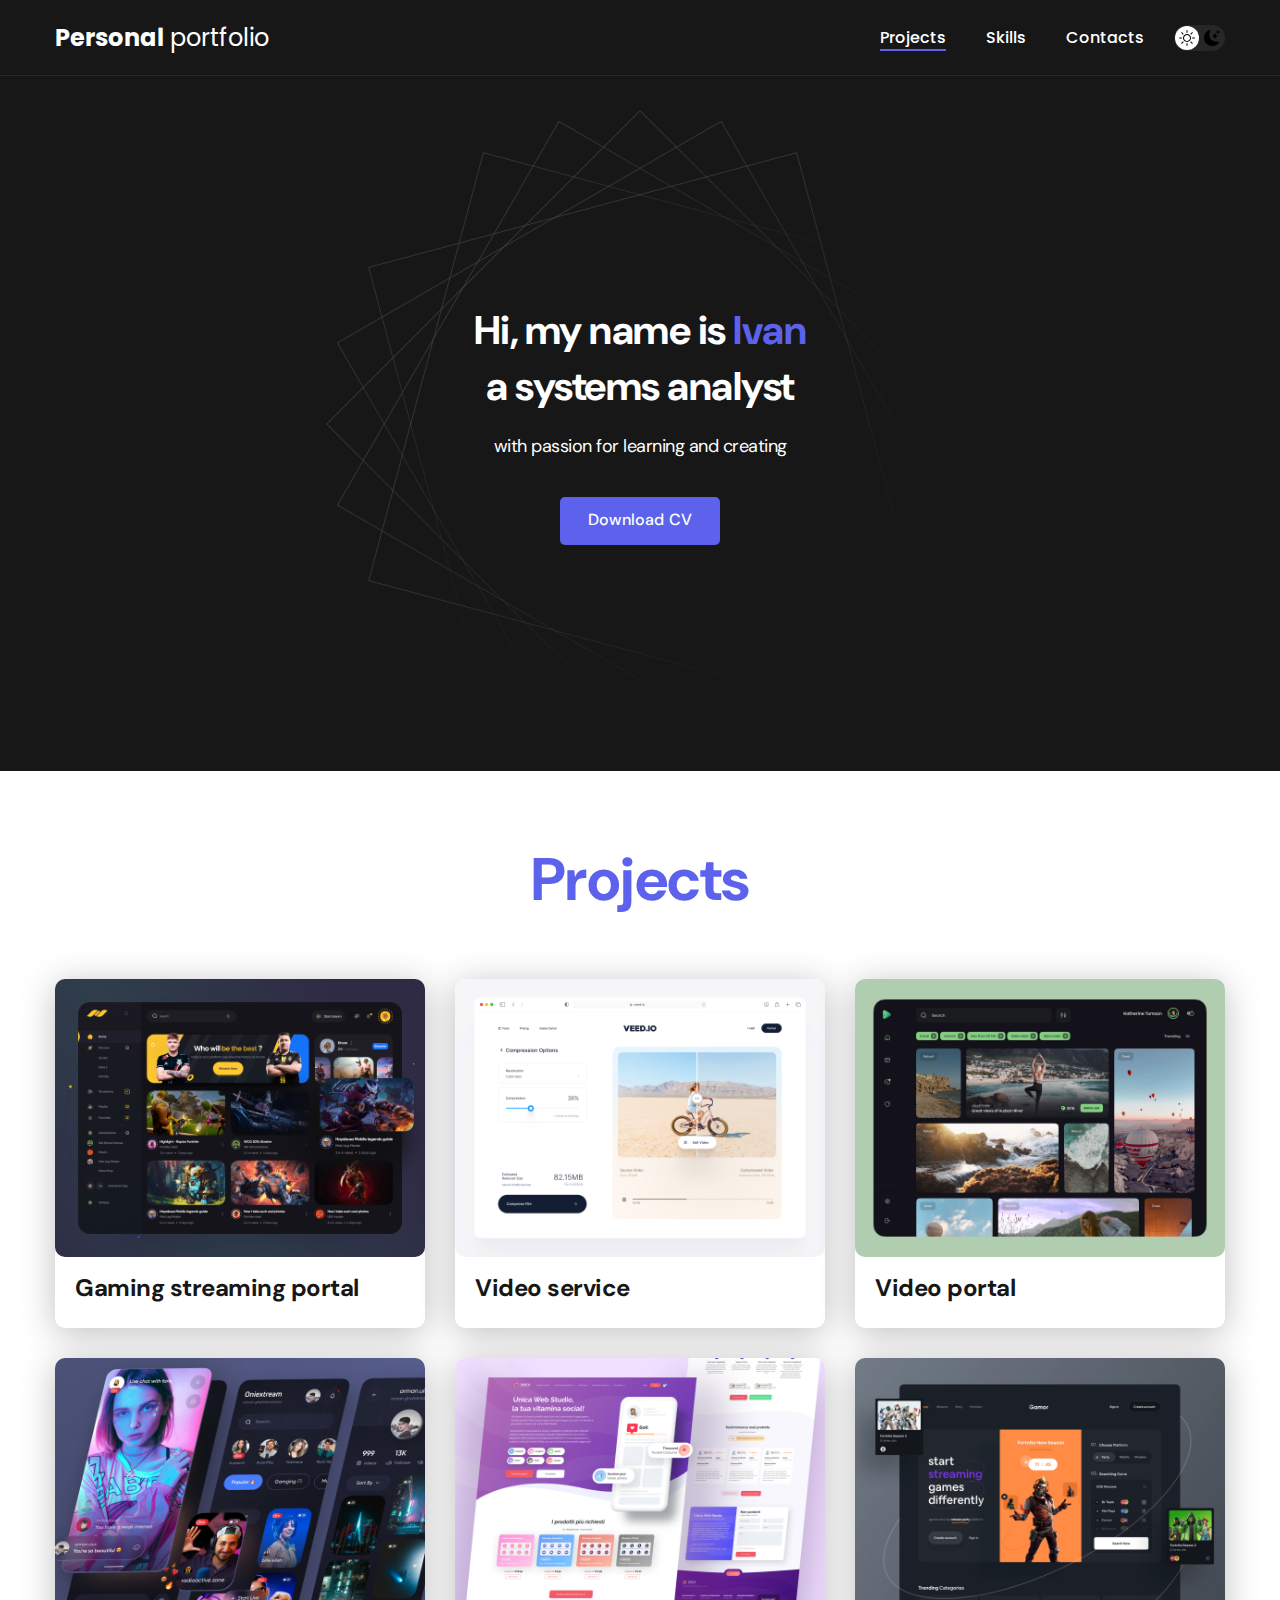
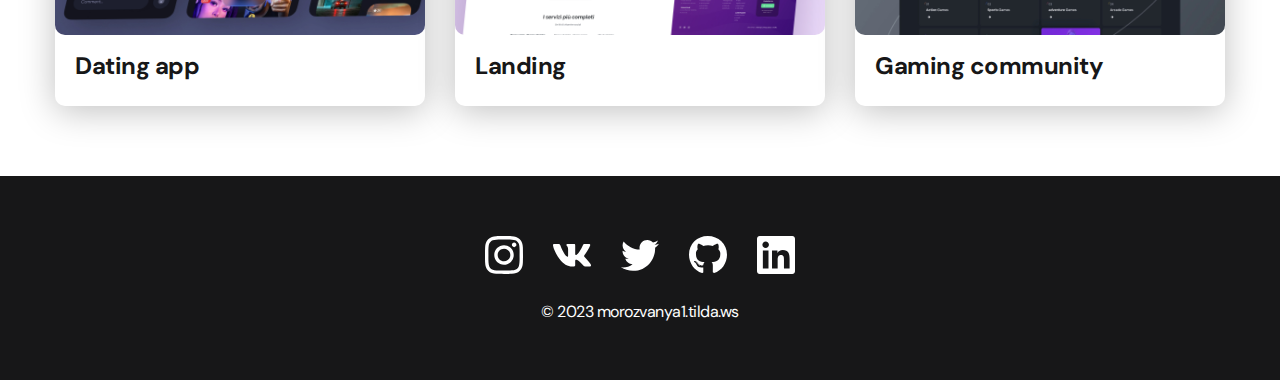
<file: index.html>
<!DOCTYPE html>
<html lang="en">
<head>
    <meta charset="UTF-8">
    <meta http-equiv="X-UA-Compatible" content="IE=edge">
    <meta name="viewport" content="width=device-width, initial-scale=1.0">
    <title>Personal portfolio</title>
    <link rel="stylesheet" href="./css/main.css">
</head>
<body>
    <nav class="nav">
        <div class="container">
            <div class="nav-row">
                <a href="./index.html" class="logo"><strong>Personal</strong> portfolio</a>
                
                <button class="dark-mode-btn">
                    <img src="./img/icons/Sun.svg" alt="Light mode" class="dark-mode-btn__icon">
                    <img src="./img/icons/Moon.svg" alt=Dark mode" class="dark-mode-btn__icon">
                </button>

                <ul class="nav-list">
                    <li class="nav-list__item"><a href="./index.html" class="nav-list__link nav-list__link--active">Projects</a></li>
                    <li class="nav-list__item"><a href="./skills.html" class="nav-list__link">Skills</a></li>
                    <li class="nav-list__item"><a href="./contacts.html" class="nav-list__link">Contacts</a></li>
                </ul>
            </div>
        </div>
    </nav>

    <header class="header">
        <div class="header__wrapper">
            <h1 class="header__title">
                <Ivan>Hi, my name is <em>Ivan</em></strong>
                <br> a systems analyst
            </h1>
            <div class="header__text">
                <p>with passion for learning and creating</p>
            </div>
            <a href="#!" class="btn">Download CV</a>
        </div>
    </header>

    <main class="section">
        <div class="container">
            <h2 class="title-1">Projects</h2>
            <ul class="projects">
                <li class="project">
                    <a href="./project-page.html">
                        <img src="./img/projects/01-big.jpg" alt="Project img" class="project__img">
                        <h3 class="project__title">Gaming streaming portal</h3>
                    </a>
                </li>
                <li class="project">
                    <a href="./project-page.html">
                        <img src="./img/projects/02-big.jpg" alt="Project img" class="project__img">
                        <h3 class="project__title">Video service</h3>
                    </a>
                </li>
                <li class="project">
                    <a href="./project-page.html">
                        <img src="./img/projects/03-big.jpg" alt="Project img" class="project__img">
                        <h3 class="project__title">Video portal</h3>
                    </a>
                </li>
                <li class="project">
                    <a href="./project-page.html">
                        <img src="./img/projects/04-big.jpg" alt="Project img" class="project__img">
                        <h3 class="project__title">Dating app</h3>
                    </a>
                </li>
                <li class="project">
                    <a href="./project-page.html">
                        <img src="./img/projects/05-big.jpg" alt="Project img" class="project__img">
                        <h3 class="project__title">Landing</h3>
                    </a>
                </li>
                <li class="project">
                    <a href="./project-page.html">
                        <img src="./img/projects/06-big.jpg" alt="Project img" class="project__img">
                        <h3 class="project__title">Gaming community</h3>
                    </a>
                </li>
            </ul>
        </div>
    </main>

    <footer class="footer">
        <div class="container">
            <div class="footer__wrapper">
                <ul class="social">
                    <li class="social__item">
                        <a href="#!"><img src="./img/icons/Vector.svg" alt="Link"></a>
                    </li>
                    <li class="social__item">
                        <a href="#!"><img src="./img/icons/Vector-1.svg" alt="Link"></a>
                    </li>
                    <li class="social__item">
                        <a href="#!"><img src="./img/icons/Vector-2.svg" alt="Link"></a>
                    </li>
                    <li class="social__item">
                        <a href="#!"><img src="./img/icons/Vector-3.svg" alt="Link"></a>
                    </li>
                    <li class="social__item">
                        <a href="#!"><img src="./img/icons/Vector-4.svg" alt="Link"></a>
                    </li>
                </ul>
                <div class="copyright">
                    <p></p>© 2023 morozvanya1.tilda.ws</p>
                </div>
            </div>
        </div>
    </footer>

    <script src="./js/main.js"></script>

</body>
</html>
</file>
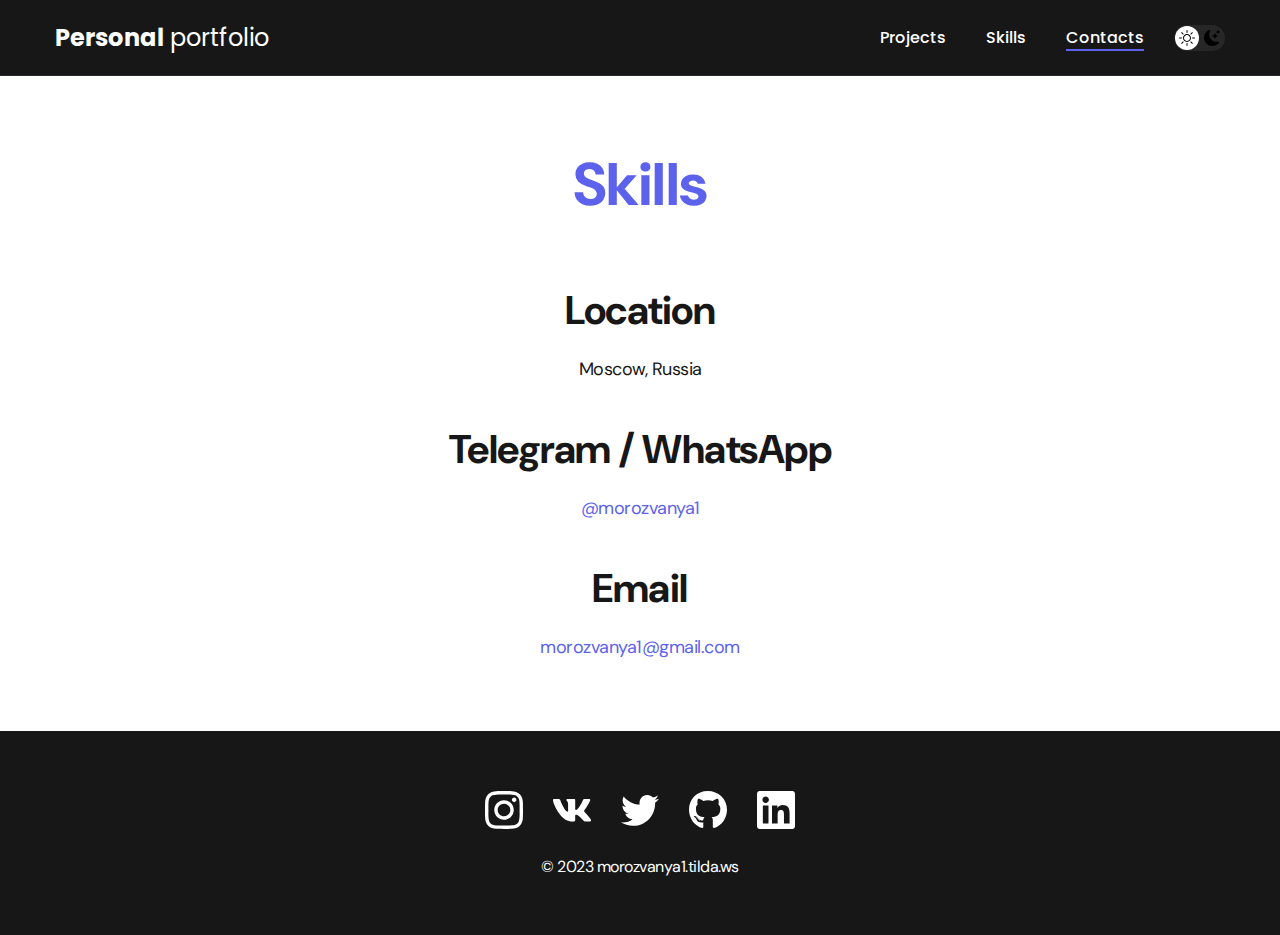
<file: contacts.html>
<!DOCTYPE html>
<html lang="en">
<head>
    <meta charset="UTF-8">
    <meta http-equiv="X-UA-Compatible" content="IE=edge">
    <meta name="viewport" content="width=device-width, initial-scale=1.0">
    <title>Personal portfolio</title>
    <link rel="stylesheet" href="./css/main.css">
</head>
<body>
    <nav class="nav">
        <div class="container">
            <div class="nav-row">
                <a href="./index.html" class="logo"><strong>Personal</strong> portfolio</a>
                
                <button class="dark-mode-btn">
                    <img src="./img/icons/Sun.svg" alt="Light mode" class="dark-mode-btn__icon">
                    <img src="./img/icons/Moon.svg" alt=Dark mode" class="dark-mode-btn__icon">
                </button>
                
                <ul class="nav-list">
                    <li class="nav-list__item"><a href="./index.html" class="nav-list__link">Projects</a></li>
                    <li class="nav-list__item"><a href="./skills.html" class="nav-list__link">Skills</a></li>
                    <li class="nav-list__item"><a href="./contacts.html" class="nav-list__link nav-list__link--active">Contacts</a></li>
                </ul>
            </div>
        </div>
    </nav>

    <main class="section">
        <div class="container">
            <h1 class="title-1">Skills</h1>
            <ul class="content-list">
                <li class="content-list__item">
                    <h2 class="title-2">Location</h2>
                    <p>Moscow, Russia</p>
                </li>
                <li class="content-list__item">
                    <h2 class="title-2">Telegram / WhatsApp</h2>
                    <p><a href="https://t.me/morozvanya1">@morozvanya1</a></p>
                </li>
                <li class="content-list__item">
                    <h2 class="title-2">Email</h2>
                    <p><a href="mailto:morozvanya1@gmail.com">morozvanya1@gmail.com</a></p>
                </li>
            </ul>
        </div>
    </main>

    <footer class="footer">
        <div class="container">
            <div class="footer__wrapper">
                <ul class="social">
                    <li class="social__item">
                        <a href="#!"><img src="./img/icons/Vector.svg" alt="Link"></a>
                    </li>
                    <li class="social__item">
                        <a href="#!"><img src="./img/icons/Vector-1.svg" alt="Link"></a>
                    </li>
                    <li class="social__item">
                        <a href="#!"><img src="./img/icons/Vector-2.svg" alt="Link"></a>
                    </li>
                    <li class="social__item">
                        <a href="#!"><img src="./img/icons/Vector-3.svg" alt="Link"></a>
                    </li>
                    <li class="social__item">
                        <a href="#!"><img src="./img/icons/Vector-4.svg" alt="Link"></a>
                    </li>
                </ul>
                <div class="copyright">
                    <p></p>© 2023 morozvanya1.tilda.ws</p>
                </div>
            </div>
        </div>
    </footer>

    <script src="./js/main.js"></script>

</body>
</html>
</file>
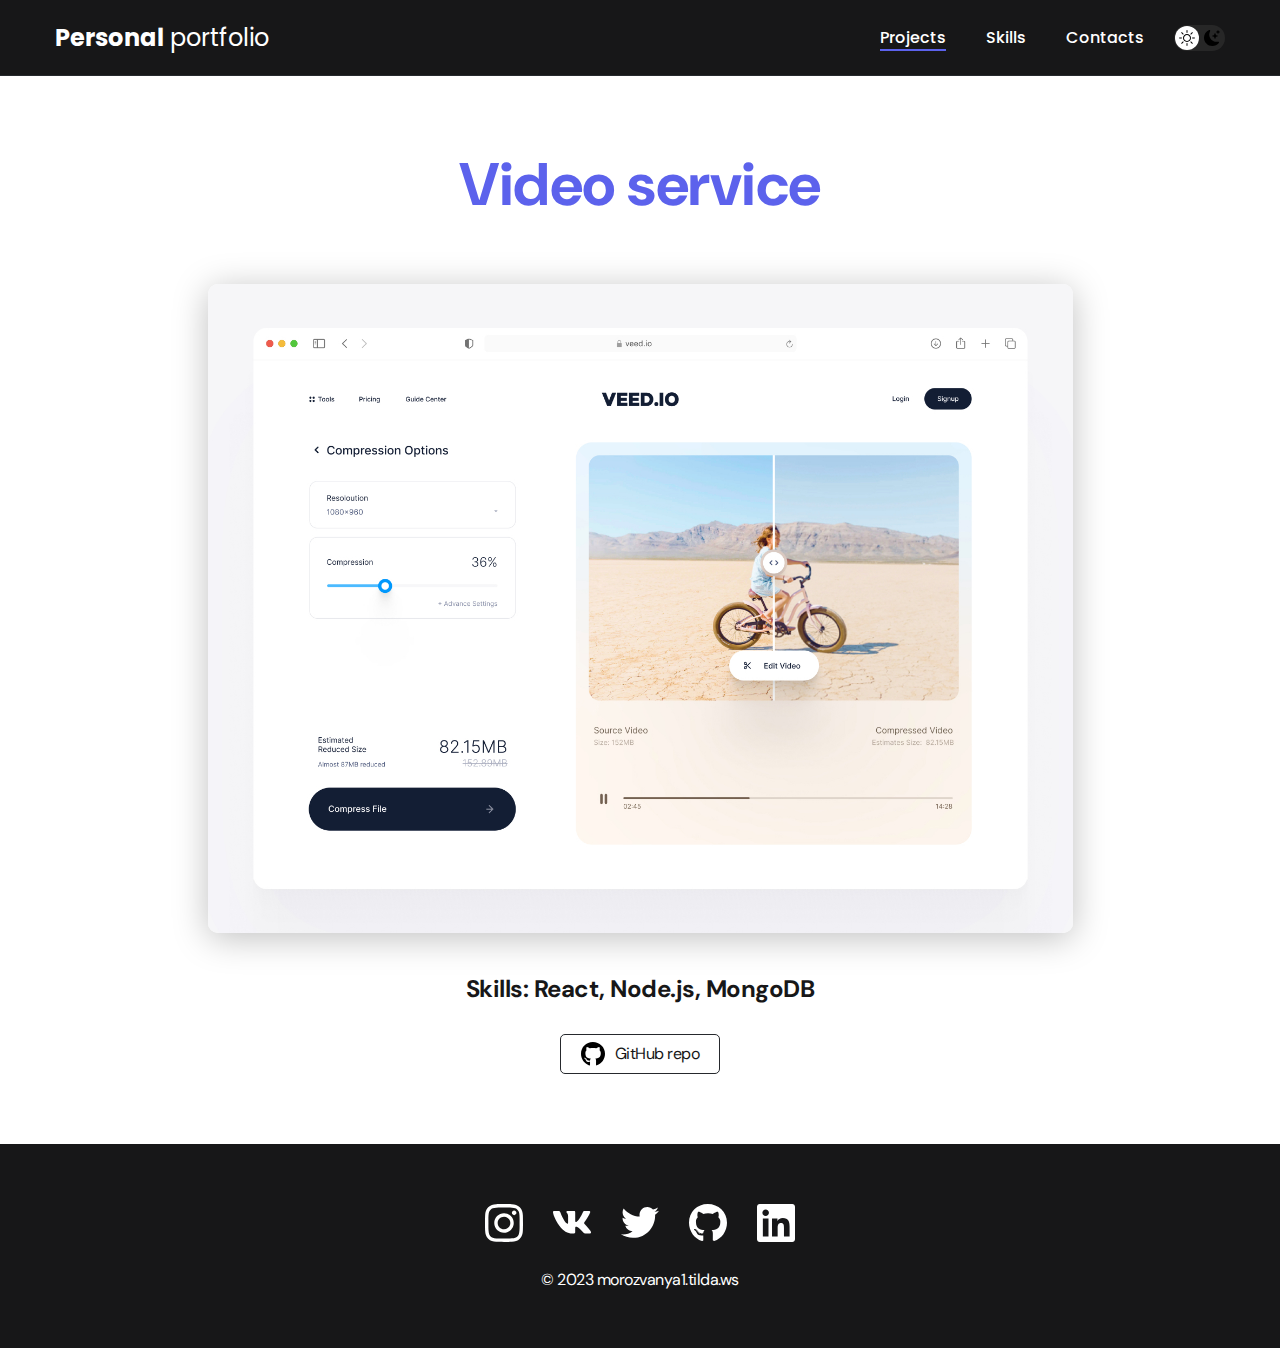
<file: project-page.html>
<!DOCTYPE html>
<html lang="en">
<head>
    <meta charset="UTF-8">
    <meta http-equiv="X-UA-Compatible" content="IE=edge">
    <meta name="viewport" content="width=device-width, initial-scale=1.0">
    <title>Personal portfolio</title>
    <link rel="stylesheet" href="./css/main.css">
</head>
<body>
    <nav class="nav">
        <div class="container">
            <div class="nav-row">
                <a href="./index.html" class="logo"><strong>Personal</strong> portfolio</a>
                
                <button class="dark-mode-btn">
                    <img src="./img/icons/Sun.svg" alt="Light mode" class="dark-mode-btn__icon">
                    <img src="./img/icons/Moon.svg" alt=Dark mode" class="dark-mode-btn__icon">
                </button>
                
                <ul class="nav-list">
                    <li class="nav-list__item"><a href="./index.html" class="nav-list__link nav-list__link--active">Projects</a></li>
                    <li class="nav-list__item"><a href="./skills.html" class="nav-list__link">Skills</a></li>
                    <li class="nav-list__item"><a href="./contacts.html" class="nav-list__link">Contacts</a></li>
                </ul>
            </div>
        </div>
    </nav>

    <main class="section">
        <div class="container">
            <div class="project-details">
                <h1 class="title-1">Video service</h1>
                
                <img src="./img/projects/02-big.jpg" alt="" class="project-details__cover">

                <div class="project-details__desc">
                    <p>Skills: React, Node.js, MongoDB</p>
                </div>
                <a href="#!" class="btn-outline">
                    <img src="./img/icons/icon.svg" alt="">
                    GitHub repo
                </a>

            </div>
        </div>
    </main>

    <footer class="footer">
        <div class="container">
            <div class="footer__wrapper">
                <ul class="social">
                    <li class="social__item">
                        <a href="#!"><img src="./img/icons/Vector.svg" alt="Link"></a>
                    </li>
                    <li class="social__item">
                        <a href="#!"><img src="./img/icons/Vector-1.svg" alt="Link"></a>
                    </li>
                    <li class="social__item">
                        <a href="#!"><img src="./img/icons/Vector-2.svg" alt="Link"></a>
                    </li>
                    <li class="social__item">
                        <a href="#!"><img src="./img/icons/Vector-3.svg" alt="Link"></a>
                    </li>
                    <li class="social__item">
                        <a href="#!"><img src="./img/icons/Vector-4.svg" alt="Link"></a>
                    </li>
                </ul>
                <div class="copyright">
                    <p></p>© 2023 morozvanya1.tilda.ws</p>
                </div>
            </div>
        </div>
    </footer>

    <script src="./js/main.js"></script>

</body>
</html>
</file>
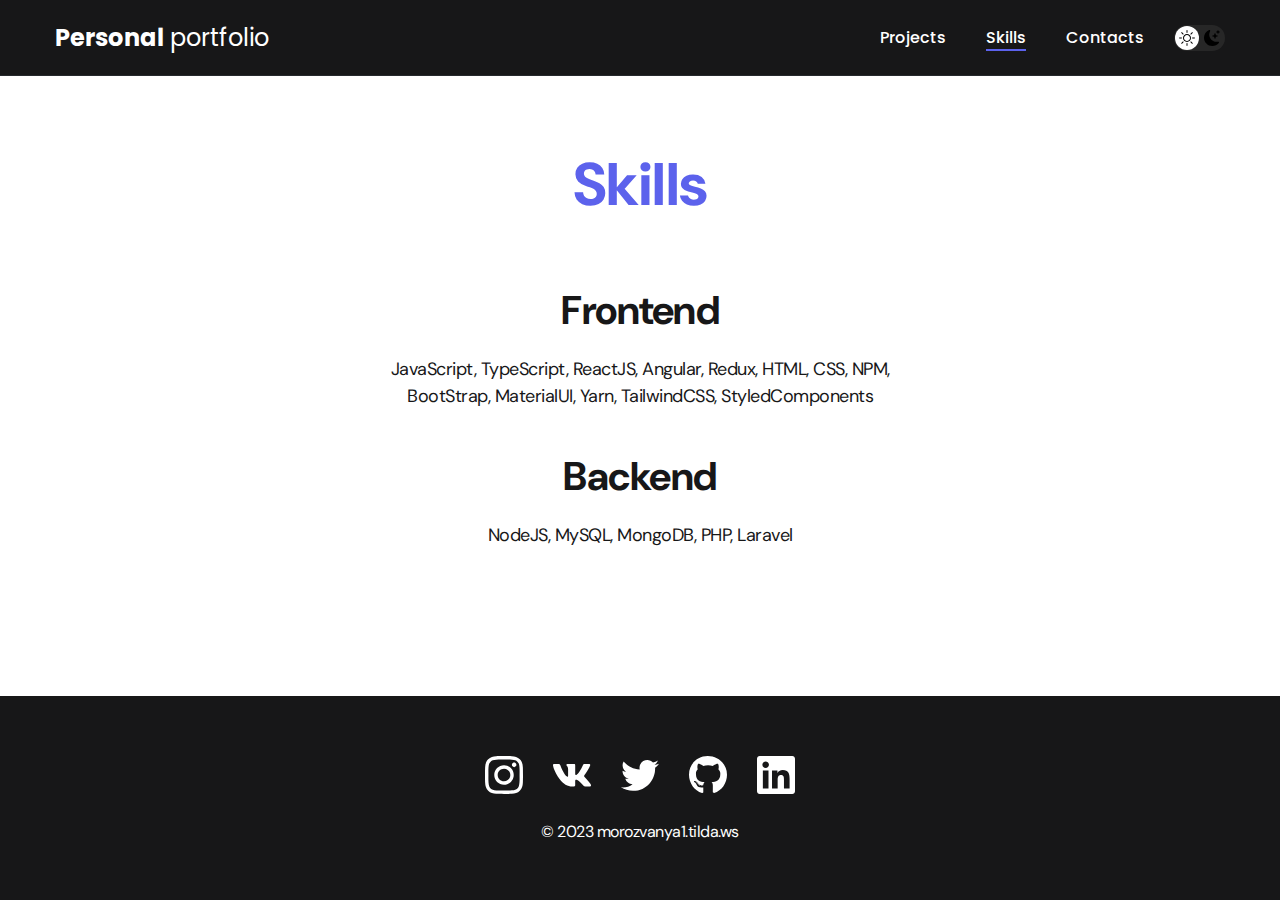
<file: skills.html>
<!DOCTYPE html>
<html lang="en">
<head>
    <meta charset="UTF-8">
    <meta http-equiv="X-UA-Compatible" content="IE=edge">
    <meta name="viewport" content="width=device-width, initial-scale=1.0">
    <title>Personal portfolio</title>
    <link rel="stylesheet" href="./css/main.css">
</head>
<body>
    <nav class="nav">
        <div class="container">
            <div class="nav-row">
                <a href="./index.html" class="logo"><strong>Personal</strong> portfolio</a>
                
                <button class="dark-mode-btn">
                    <img src="./img/icons/Sun.svg" alt="Light mode" class="dark-mode-btn__icon">
                    <img src="./img/icons/Moon.svg" alt=Dark mode" class="dark-mode-btn__icon">
                </button>
                
                <ul class="nav-list">
                    <li class="nav-list__item"><a href="./index.html" class="nav-list__link">Projects</a></li>
                    <li class="nav-list__item"><a href="./skills.html" class="nav-list__link nav-list__link--active">Skills</a></li>
                    <li class="nav-list__item"><a href="./contacts.html" class="nav-list__link">Contacts</a></li>
                </ul>
            </div>
        </div>
    </nav>

    <main class="section">
        <div class="container">
            <h1 class="title-1">Skills</h1>
            <ul class="content-list">
                <li class="content-list__item">
                    <h2 class="title-2">Frontend</h2>
                    <p>JavaScript, TypeScript, ReactJS, Angular, Redux, HTML, CSS, NPM, BootStrap, MaterialUI, Yarn, TailwindCSS, StyledComponents</p>
                </li>
                <li class="content-list__item">
                    <h2 class="title-2">Backend</h2>
                    <p>NodeJS, MySQL, MongoDB, PHP, Laravel</p>
                </li>
            </ul>
        </div>
    </main>

    <footer class="footer">
        <div class="container">
            <div class="footer__wrapper">
                <ul class="social">
                    <li class="social__item">
                        <a href="#!"><img src="./img/icons/Vector.svg" alt="Link"></a>
                    </li>
                    <li class="social__item">
                        <a href="#!"><img src="./img/icons/Vector-1.svg" alt="Link"></a>
                    </li>
                    <li class="social__item">
                        <a href="#!"><img src="./img/icons/Vector-2.svg" alt="Link"></a>
                    </li>
                    <li class="social__item">
                        <a href="#!"><img src="./img/icons/Vector-3.svg" alt="Link"></a>
                    </li>
                    <li class="social__item">
                        <a href="#!"><img src="./img/icons/Vector-4.svg" alt="Link"></a>
                    </li>
                </ul>
                <div class="copyright">
                    <p></p>© 2023 morozvanya1.tilda.ws</p>
                </div>
            </div>
        </div>
    </footer>

    <script src="./js/main.js"></script>

</body>
</html>
</file>
<file: css/main.css>
@import "./reset.css";
@import url('https://fonts.googleapis.com/css2?family=DM+Sans:wght@400;500;700&family=Poppins:wght@400;500;700&display=swap');

/*
font-family: 'DM Sans', sans-serif;
font-family: 'Poppins', sans-serif;
*/

/* * {
    border: 1px solid red;
} */

:root {
    --black: #171718;
    --black-border: #26292D;
    --white: #FFF;
    --purple: #5C62EC;

    --text-color: var(--black);
    --dark-bg: var(--black);
    --dark_border: var(--black-border);
    --header-text: var(--white);
    --accent: var(--purple);

    /* Light mode */
    --page-bg: var(--white);
    --text-color: var(--black);

    --title-1: var(--accent);

    --project-card-bg: var(--white);
    --project-card-text: var(--black);
    --box-shadow: 0px 5px 35px rgba(0, 0, 0, 0.25);
}

.dark {
    /* Dark mode */
    --page-bg: #252526;
    --text-color: var(--white);

    --title-1: var(--white);

    --project-card-bg: var(--black);
    --project-card-text: var(--white);
    --box-shadow: 0px 5px 35px rgba(0, 0, 0, 0.8);
}

html, body {
    display: flex;
    flex-direction: column;
    min-height: 100vh;

    font-family: 'DM Sans', sans-serif;
    letter-spacing: -0.5px;

    background-color: var(--page-bg);
    color: var(--text-color);
}

/* General */

.section {
    padding: 70px 0;
}

.title-1 {
    margin-bottom: 60px;

    font-size: 60px;
    font-weight: 700;
    line-height: 1.3;
    color: var(--title-1);
    text-align: center;
}

.title-2 {
    margin-bottom: 20px;
    
    font-size: 40px;
    line-height: 1.3;
    font-weight: 700;
}

.container {
    margin: 0 auto;
    padding: 0 15px;
    max-width: 1200px;
}

/* Nav */
.nav {
    padding: 20px 0;
    border-bottom: 1px solid var(--dark_border);
    background-color: var(--dark-bg);
    color: var(--header-text);
    letter-spacing: normal;
}

.nav-row {
    display: flex;
    justify-content: flex-end;
    align-items: center;
    column-gap: 30px;
    row-gap: 2px;
    flex-wrap: wrap;
}

.logo {
    margin-right: auto;
    color: var(--header-text);
    font-size: 24px;
    font-family: 'Poppins', sans-serif;
}

.logo strong {
    font-weight: 700;
}

.nav-list {
    display: flex;
    flex-wrap: wrap;
    row-gap: 10px;
    align-items: center;
    column-gap: 40px;
    font-size: 16px;
    font-weight: 500;
    font-family: 'Poppins', sans-serif;
}

.nav-list__link {
    color: var(--header-text);
    transition: opacity 0.2s ease-in;
}

.nav-list__link:hover {
    opacity: 0.8;
}

.nav-list__link--active {
    position: relative;
}

.nav-list__link--active::before {
    content: "";

    position: absolute;
    left: 0;
    top: 100%;

    display: block;
    width: 100%;
    height: 2px;
    background-color: var(--accent);
}

/* Dark mode btn */

.dark-mode-btn {
    order: 9;
    position: relative;
    display: flex;
    justify-content: space-between;

    width: 51px;
    height: 26px;
    padding: 5px;

    border-radius: 50px;

    background-color: #272727;
}

.dark-mode-btn::before {
    position: absolute;
    top: 1px;
    left: 1px;
    content: "";

    display: block;
    width: 24px;
    height: 24px;

    border-radius: 50%;
    background-color: var(--white);

    transition: left 0.2s ease-in;
}

.dark-mode-btn--active::before {
    left: 26px;
}

.dark-mode-btn__icon {
    position: relative;
    z-index: 9;
}

/* Header */

.header {
    padding: 40px 0;
    min-height: 695px;

    display: flex;
    justify-content: center;
    align-items: center;

    background-color: var(--dark-bg);
    background-image: url("./../img/header_bg.png");
    background-repeat: no-repeat;
    background-size: auto;
    background-position: center center;

    color: var(--header-text);
    text-align: center;
}

.header__wrapper {
    padding: 0 15px;
    max-width: 660px;
}

.header__title {
    margin-bottom: 20px;
    font-size: 40px;
    font-weight: 700;
    line-height: 1.4;
}

.header__title strong {
    font-size: 60px;
    font-weight: 700;
}

.header__title em {
    font-style: normal;
    color: var(--accent);
}

.header__text {
    margin-bottom: 40px;
    font-size: 18px;
    line-height: 1.333;
}

.header__text p + p {
    margin-top: 0.5em;
}

/* Btn */

.btn {
    display: inline-block;
    height: 48px;
    padding: 12px 28px;

    border-radius: 5px;
    background-color: var(--accent);
    color: var(--white);
    letter-spacing: 0.15px;
    font-size: 16px;
    font-weight: 500;

    transition: opacity 0.2s ease-in;
}

.btn:hover {
    opacity: 0.8;
}

.btn:active {
    position: relative;
    top: 1px;
}

.btn-outline {
    display: flex;
    column-gap: 10px;
    align-items: center;

    height: 40px;
    padding: 12px 20px;

    border-radius: 5px;
    border: 1px solid var(--dark_border);
    background-color: var(--white);
    color: var(--black);
}

.btn-outline:hover {
    opacity: 0.8;
}

.btn-outline:active {
    position: relative;
    top: 1px;
}

/* Projects */

.projects {
    display: flex;
    flex-wrap: wrap;
    justify-content: center;
    column-gap: 30px;
    row-gap: 30px;
}

.project {
    max-width: 370px;
    background-color: var(--project-card-bg);
    box-shadow: var(--box-shadow);
    border-radius: 10px;
}

.project__img {
    border-radius: 10px;

}

.project__title {
    padding: 15px 20px 25px;
    font-weight: 700;
    font-size: 24px;
    line-height: 1.3;
    color: var(--project-card-text);
}

/* Project Details */

.project-details {
    margin: 0 auto;
    max-width: 865px;

    display: flex;
    flex-direction: column;
    align-items: center;
    text-align: center;
}

.project-details__cover {
    max-width: 100%;
    margin-bottom: 40px;

    box-shadow: 0px 5px 35px rgba(0, 0, 0, 0.25);
    border-radius: 10px;
}

.project-details__desc {
    margin-bottom: 30px;

    font-weight: 700;
    font-size: 24px;
    line-height: 1.3;
}

/* Content list */

.content-list {
    margin: 0 auto;
    max-width: 570px;
    display: flex;
    flex-direction: column;
    align-items: center;
    row-gap: 40px;
    text-align: center;
}

.content-list a {
    color: var(--accent);
}

.content-list__item {
    font-size: 18px;
    line-height: 1.5;
}

.content-list__item p + p {
    margin-top: 0.5em;
}

/* Footer */

.footer {
    margin-top: auto;
    padding: 60px 0 50px;
    background-color: var(--dark-bg);
    color: var(--header-text);
}

.footer__wrapper {
    display: flex;
    flex-direction: column;
    align-items: center;
    row-gap: 27px;
}

.social {
    display: flex;
    column-gap: 30px;
    align-items: center;
}

.copyright {
    font-size: 16px;
}

.copyright p + p {
    margin-top: 0.5em;
}

@media (max-width: 620px) {
    
    .header {
        min-height: unset;
    }

    .header__title {
        font-size: 30px;
    }

    .header__title strong {
        font-size: 40px;
    }

    .nav-row {
        justify-content: space-between; 
    }

    .dark-mode-btn {
        order: 0;
    }

    .section {
        padding: 40px 0;
    }

    .title-1 {
        margin-bottom: 30px;
        font-size: 40px;
    }

    .title-2 {
        margin-bottom: 10px;
        font-size: 30px;
    }

    .project__title {
        font-size: 22px;
    }

    .project-details__desc {
        margin-bottom: 20px;
        font-size: 22px;
    }

    .footer {
        padding: 40px 0 30px;
    }
    
    .footer__wrapper {
        row-gap: 20px;
    }
    
    .social {
        column-gap: 20px;
    }

    .social__item {
        width: 28px;
    }

    .content-list {
        row-gap: 20px;
    }

    .content-list__item {
        font-size: 16px;
    }
}
</file>
